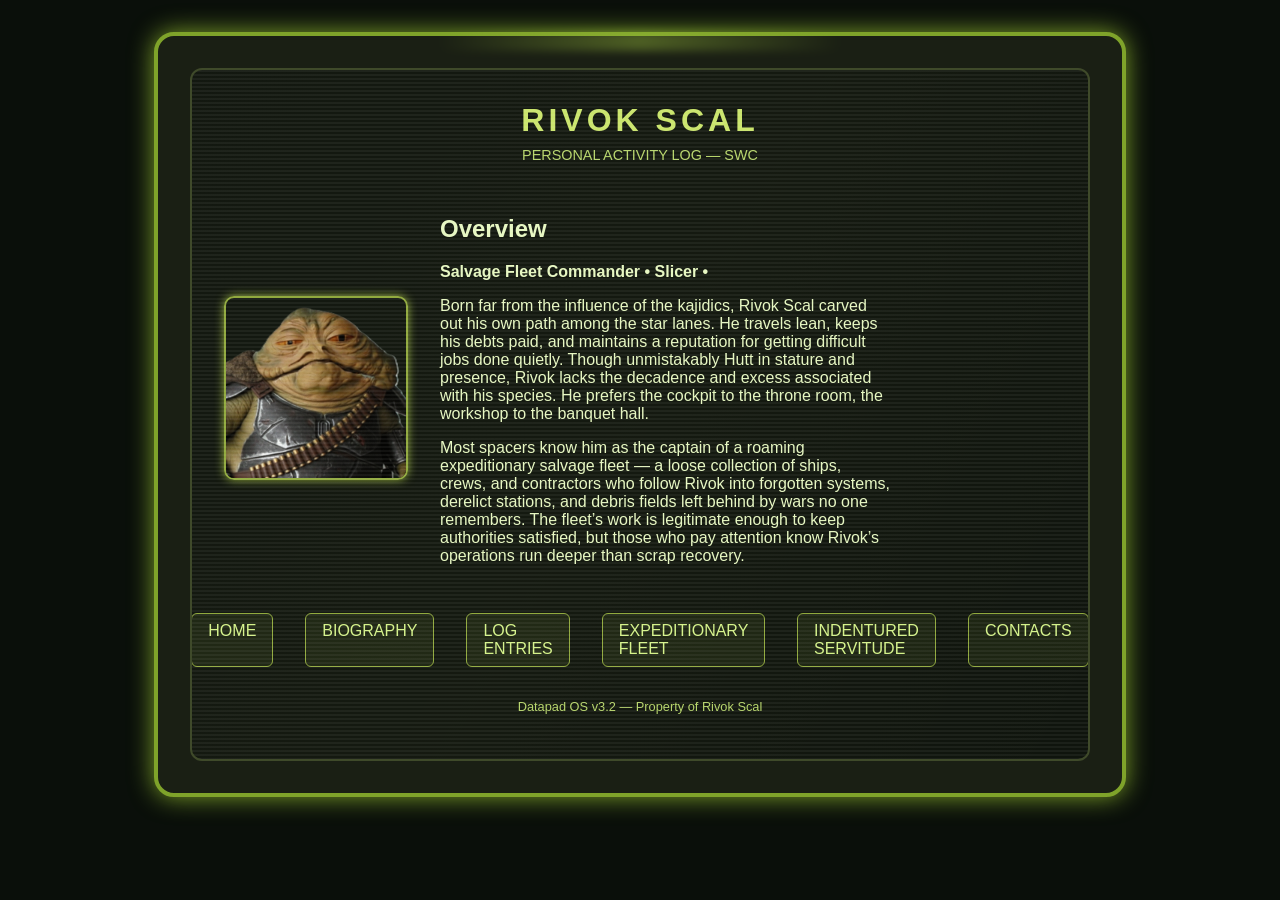
<file: index.html>
<!DOCTYPE html>
<html lang="en">
<head>
    <meta charset="UTF-8">
    <title>Rivok Scal — Datapad Log</title>
    <link rel="stylesheet" href="style.css">
</head>

<body>
    <div class="datapad-frame">
        <div class="screen">

            <header>
                <h1>RIVOK SCAL</h1>
                <p class="subtitle">PERSONAL ACTIVITY LOG — SWC</p>
            </header>

            <section class="hero">
                <img src="img/avatar.png" alt="Character Portrait">
                <div class="bio">
                    <h2>Overview</h2>
                    <p>
                        <b>Salvage Fleet Commander • Slicer • </b></p>

                        Born far from the influence of the kajidics, Rivok Scal carved out his own path among the star lanes. He travels lean, keeps his debts paid, and maintains a reputation for getting difficult jobs done quietly. Though unmistakably Hutt in stature and presence, Rivok lacks the decadence and excess associated with his species. He prefers the cockpit to the throne room, the workshop to the banquet hall.</p>

                        Most spacers know him as the captain of a roaming expeditionary salvage fleet — a loose collection of ships, crews, and contractors who follow Rivok into forgotten systems, derelict stations, and debris fields left behind by wars no one remembers. The fleet’s work is legitimate enough to keep authorities satisfied, but those who pay attention know Rivok’s operations run deeper than scrap recovery.                
                    </p>
                </div>
            </section>

            <nav class="main-nav">
            <a href="index.html">HOME</a>
            <a href="biography.html">BIOGRAPHY</a>
            <a href="logs.html">LOG ENTRIES</a>
            <a href="ships.html">EXPEDITIONARY FLEET</a>
            <a href="indentured.html">INDENTURED SERVITUDE</a>
            <a href="contacts.html">CONTACTS</a>
           
             </nav>

            <footer>
                <p>Datapad OS v3.2 — Property of Rivok Scal</p>
            </footer>

        </div>
    </div>
</body>
</html>
</file>
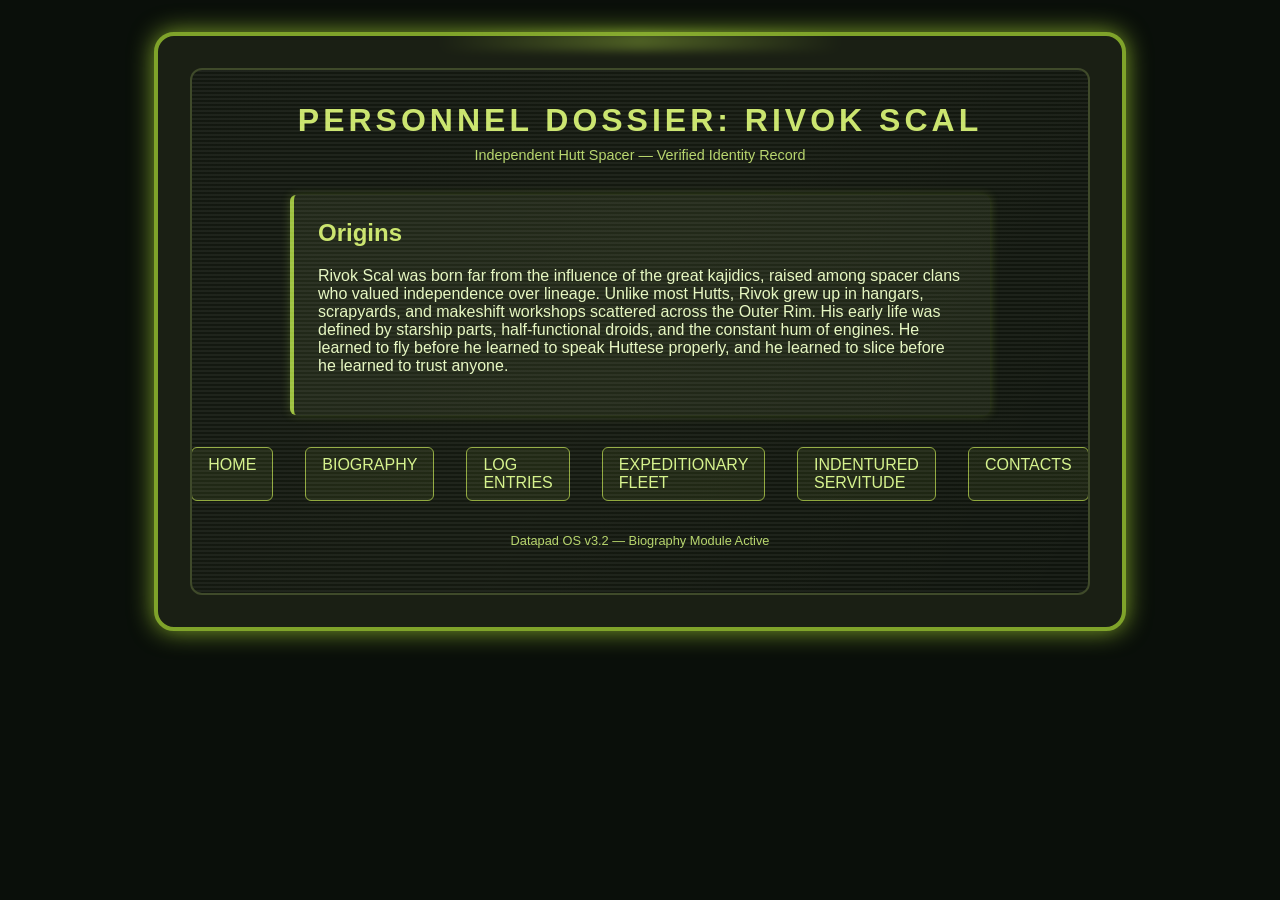
<file: biography.html>
<!DOCTYPE html>
<html lang="en">
<head>
    <meta charset="UTF-8">
    <title>Biography — Rivok Scal</title>
    <link rel="stylesheet" href="style.css">
</head>

<body>
<div class="datapad-frame">
<div class="screen">

<header>
    <h1>PERSONNEL DOSSIER: RIVOK SCAL</h1>
    <p class="subtitle">Independent Hutt Spacer — Verified Identity Record</p>
</header>

<section class="log-list">

<article class="log-entry">
<h2>Origins</h2>
<p>
Rivok Scal was born far from the influence of the great kajidics, raised among spacer clans who valued independence over lineage. Unlike most Hutts, Rivok grew up in hangars, scrapyards, and makeshift workshops scattered across the Outer Rim. His early life was defined by starship parts, half‑functional droids, and the constant hum of engines. He learned to fly before he learned to speak Huttese properly, and he learned to slice before he learned to trust anyone.
</p>
</article>


</section>
<nav class="main-nav">
            <a href="index.html">HOME</a>
            <a href="biography.html">BIOGRAPHY</a>
            <a href="logs.html">LOG ENTRIES</a>
            <a href="ships.html">EXPEDITIONARY FLEET</a>
            <a href="indentured.html">INDENTURED SERVITUDE</a>
            <a href="contacts.html">CONTACTS</a>
            
        </nav>

<footer>
    <p>Datapad OS v3.2 — Biography Module Active</p>
</footer>

</div>
</div>
</body>
</html>
</file>
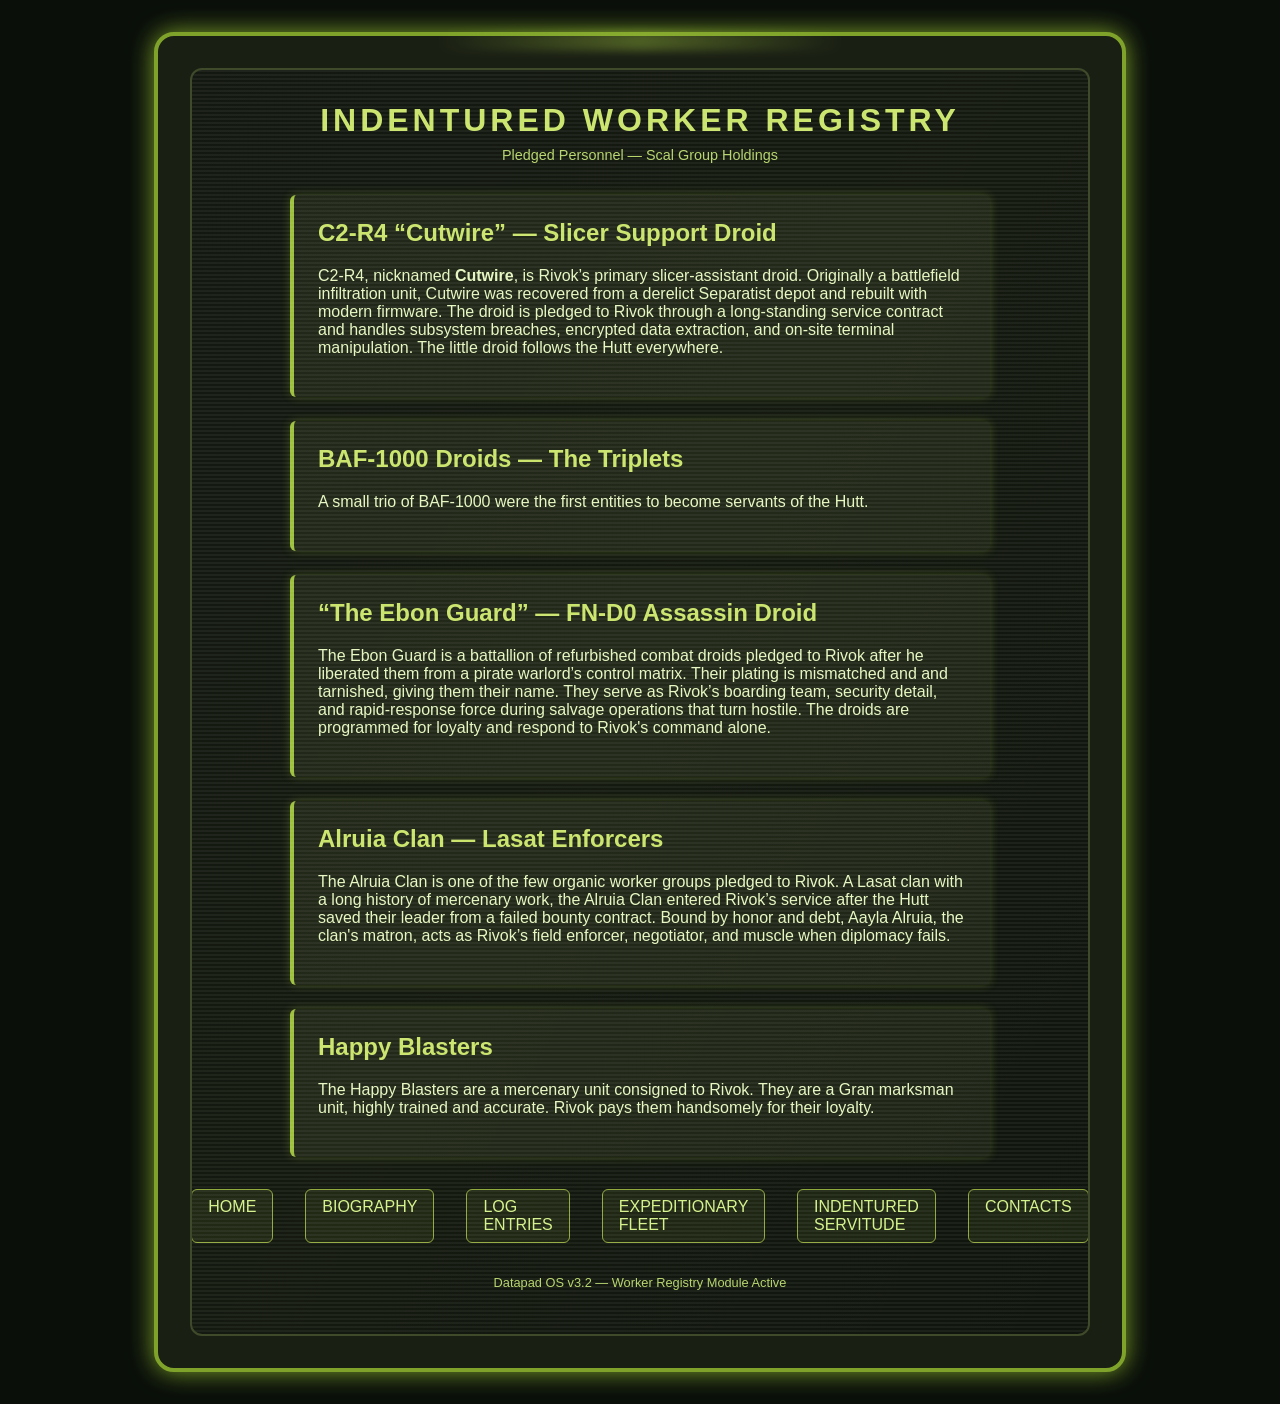
<file: indentured.html>
<!DOCTYPE html>
<html lang="en">
<head>
    <meta charset="UTF-8">
    <title>Indentured Workers — Scal Group</title>
    <link rel="stylesheet" href="style.css">
</head>

<body>
<div class="datapad-frame">
<div class="screen">

<header>
    <h1>INDENTURED WORKER REGISTRY</h1>
    <p class="subtitle">Pledged Personnel — Scal Group Holdings</p>
</header>

<section class="log-list">

<!-- WORKER 1 -->
<article class="log-entry">
<h2>C2-R4 “Cutwire” — Slicer Support Droid</h2>
<p>
C2-R4, nicknamed <strong>Cutwire</strong>, is Rivok’s primary slicer‑assistant droid. Originally a battlefield infiltration unit, Cutwire was recovered from a derelict Separatist depot and rebuilt with modern firmware. The droid is pledged to Rivok through a long‑standing service contract and handles subsystem breaches, encrypted data extraction, and on‑site terminal manipulation. The little droid follows the Hutt everywhere.
</p>
</article>

<!-- WORKER 2 -->
<article class="log-entry">
<h2>BAF-1000 Droids — The Triplets</h2>
<p>
A small trio of BAF-1000 were the first entities to become servants of the Hutt.
</p>
</article>

<!-- WORKER 3 -->
<article class="log-entry">
<h2>“The Ebon Guard” — FN-D0 Assassin Droid</h2>
<p>
The Ebon Guard is a battallion of refurbished combat droids pledged to Rivok after he liberated them from a pirate warlord’s control matrix. Their plating is mismatched and and tarnished, giving them their name. They serve as Rivok’s boarding team, security detail, and rapid‑response force during salvage operations that turn hostile. The droids are programmed for loyalty and respond to Rivok's command alone.
</p>
</article>

<!-- WORKER 4 -->
<article class="log-entry">
<h2>Alruia Clan — Lasat Enforcers</h2>
<p>
The Alruia Clan is one of the few organic worker groups pledged to Rivok. A Lasat clan with a long history of mercenary work, the Alruia Clan entered Rivok’s service after the Hutt saved their leader from a failed bounty contract. Bound by honor and debt, Aayla Alruia, the clan's matron, acts as Rivok’s field enforcer, negotiator, and muscle when diplomacy fails.
</p>
</article>

<!-- WORKER 5 -->
<article class="log-entry">
<h2>Happy Blasters</h2>
<p>
The Happy Blasters are a mercenary unit consigned to Rivok. They are a Gran marksman unit, highly trained and accurate. Rivok pays them handsomely for their loyalty.</p>
</article>

</section>
<nav class="main-nav">
            <a href="index.html">HOME</a>
            <a href="biography.html">BIOGRAPHY</a>
            <a href="logs.html">LOG ENTRIES</a>
            <a href="ships.html">EXPEDITIONARY FLEET</a>
            <a href="indentured.html">INDENTURED SERVITUDE</a>
            <a href="contacts.html">CONTACTS</a>
            
        </nav>

<footer>
    <p>Datapad OS v3.2 — Worker Registry Module Active</p>
</footer>

</div>
</div>
</body>
</html>
</file>
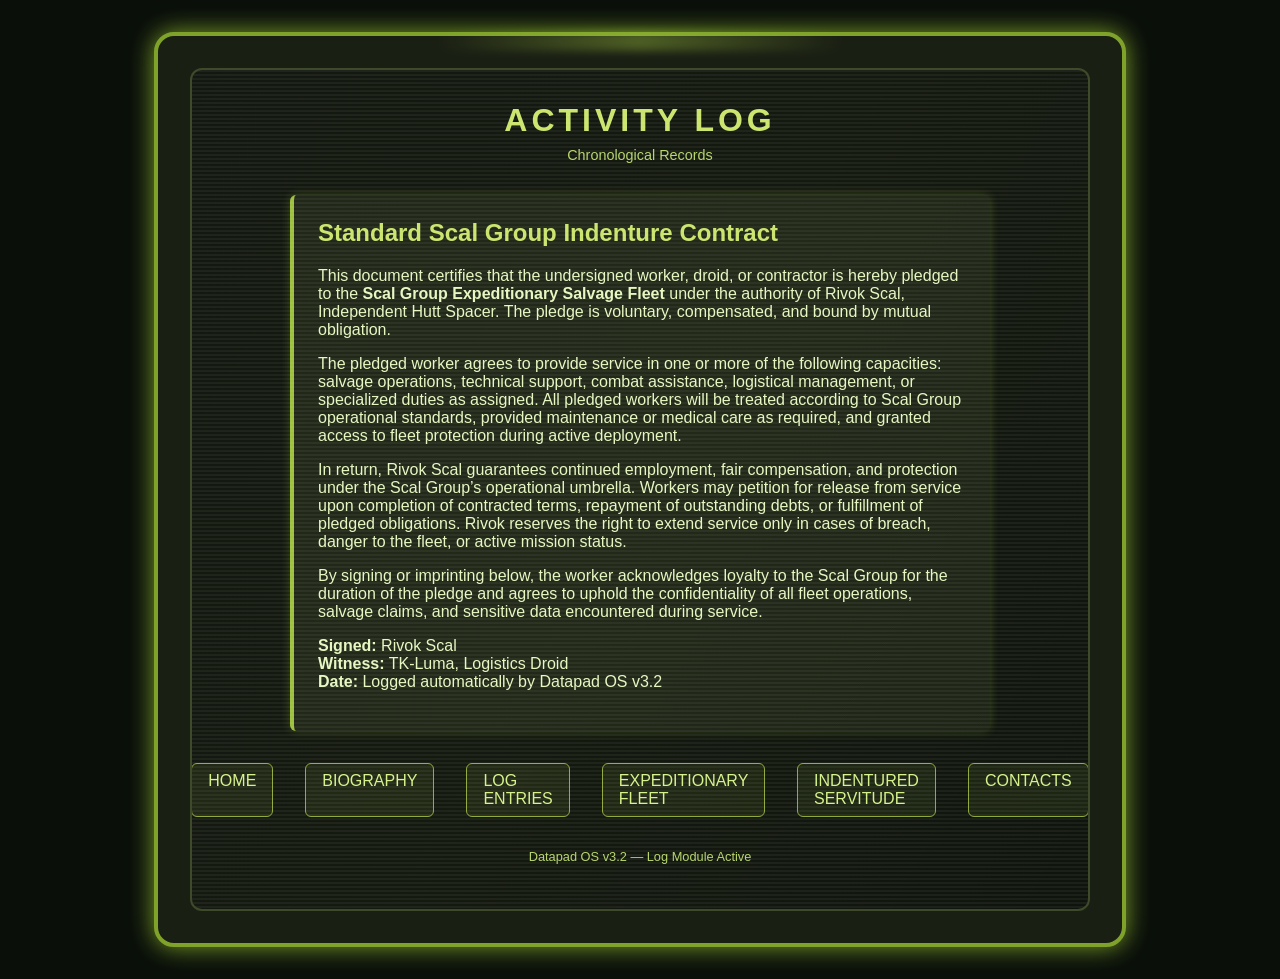
<file: logs.html>
<!DOCTYPE html>
<html lang="en">
<head>
    <meta charset="UTF-8">
    <title>Activity Log — Rivok Scalt</title>
    <link rel="stylesheet" href="style.css">
</head>

<body>
    <div class="datapad-frame">
        <div class="screen">

            <header>
                <h1>ACTIVITY LOG</h1>
                <p class="subtitle">Chronological Records</p>
            </header>

            <section class="log-list">

             <article class="log-entry">
                <h2>Standard Scal Group Indenture Contract</h2>

                <p>
                This document certifies that the undersigned worker, droid, or contractor is hereby pledged to the <strong>Scal Group Expeditionary Salvage Fleet</strong> under the authority of Rivok Scal, Independent Hutt Spacer. The pledge is voluntary, compensated, and bound by mutual obligation.
                </p>

                <p>
                The pledged worker agrees to provide service in one or more of the following capacities: salvage operations, technical support, combat assistance, logistical management, or specialized duties as assigned. All pledged workers will be treated according to Scal Group operational standards, provided maintenance or medical care as required, and granted access to fleet protection during active deployment.
                </p>

                <p>
                In return, Rivok Scal guarantees continued employment, fair compensation, and protection under the Scal Group’s operational umbrella. Workers may petition for release from service upon completion of contracted terms, repayment of outstanding debts, or fulfillment of pledged obligations. Rivok reserves the right to extend service only in cases of breach, danger to the fleet, or active mission status.
                </p>

                <p>
                By signing or imprinting below, the worker acknowledges loyalty to the Scal Group for the duration of the pledge and agrees to uphold the confidentiality of all fleet operations, salvage claims, and sensitive data encountered during service.
                </p>

                <p>
                <strong>Signed:</strong> Rivok Scal  
                <br>
                <strong>Witness:</strong> TK‑Luma, Logistics Droid  
                <br>
                <strong>Date:</strong> Logged automatically by Datapad OS v3.2
                </p>
                </article>


            </section>
            <nav class="main-nav">
            <a href="index.html">HOME</a>
            <a href="biography.html">BIOGRAPHY</a>
            <a href="logs.html">LOG ENTRIES</a>
            <a href="ships.html">EXPEDITIONARY FLEET</a>
            <a href="indentured.html">INDENTURED SERVITUDE</a>
            <a href="contacts.html">CONTACTS</a>
            
        </nav>

            <footer>
                <p>Datapad OS v3.2 — Log Module Active</p>
            </footer>

        </div>
    </div>
</body>
</html>
</file>
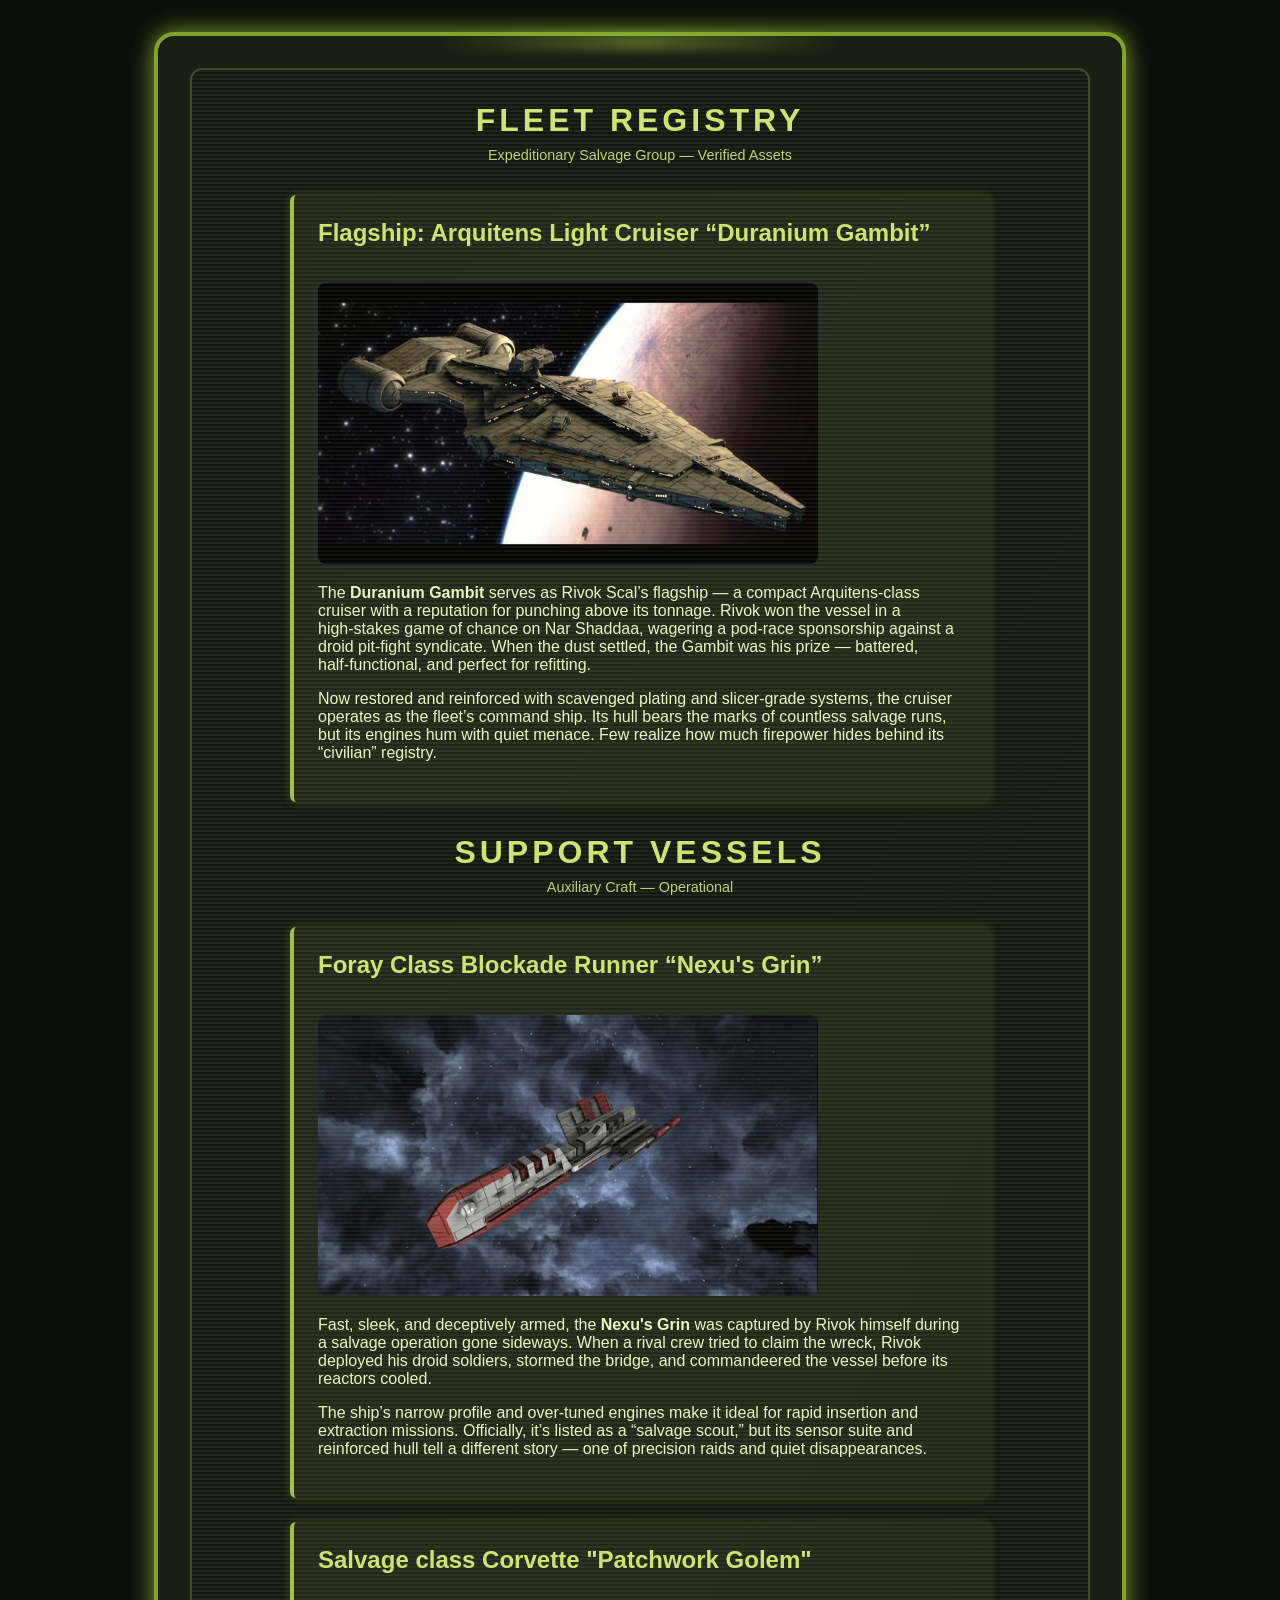
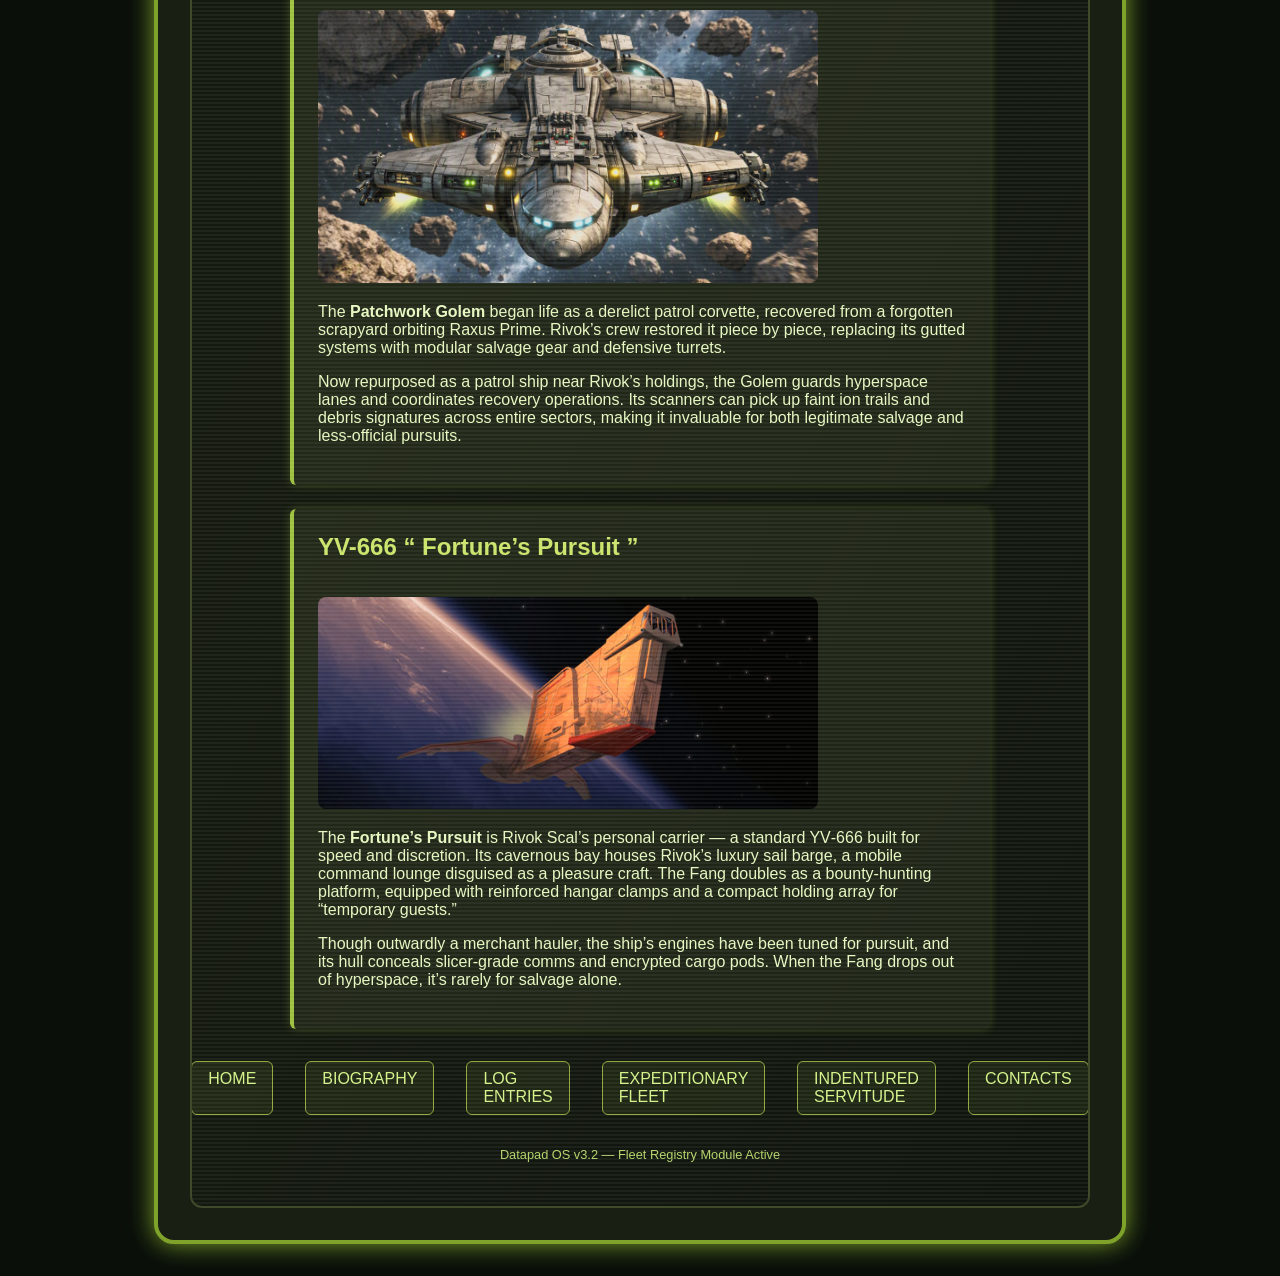
<file: ships.html>
<!DOCTYPE html>
<html lang="en">
<head>
    <meta charset="UTF-8">
    <title>Fleet Registry — Rivok Scal</title>
    <link rel="stylesheet" href="style.css">
</head>

<body>
    <div class="datapad-frame">
        <div class="screen">

            <header>
                <h1>FLEET REGISTRY</h1>
                <p class="subtitle">Expeditionary Salvage Group — Verified Assets</p>
            </header>

            <!-- FLAGSHIP SECTION -->
            <section class="log-list">
                <article class="log-entry">
                    <h2>Flagship: <span style="color:#c9e46b;">Arquitens Light Cruiser  “Duranium Gambit”</span></h2>

                    <img src="img/arquitens.jpg" alt="Flagship Image" style="width:100%;max-width:500px;border-radius:8px;margin-top:1rem;">
                    <p>
                    The <strong>Duranium Gambit</strong> serves as Rivok Scal’s flagship — a compact Arquitens‑class cruiser with a reputation for punching above its tonnage. Rivok won the vessel in a high‑stakes game of chance on Nar Shaddaa, wagering a pod‑race sponsorship against a droid pit‑fight syndicate. When the dust settled, the Gambit was his prize — battered, half‑functional, and perfect for refitting. 
                    </p>
                    <p>
                    Now restored and reinforced with scavenged plating and slicer‑grade systems, the cruiser operates as the fleet’s command ship. Its hull bears the marks of countless salvage runs, but its engines hum with quiet menace. Few realize how much firepower hides behind its “civilian” registry.
                    </p>

                </article>
            </section>

            <!-- SUPPORT SHIPS -->
            <header>
                <h1>SUPPORT VESSELS</h1>
                <p class="subtitle">Auxiliary Craft — Operational</p>
            </header>

            <section class="log-list">

                <!-- SHIP 1 -->
                <article class="log-entry">
                    <h2>Foray Class Blockade Runner “Nexu's Grin”</h2>

                    <img src="img/foray.jpg" alt="YT-2400" style="width:100%;max-width:500px;border-radius:8px;margin-top:1rem;">

                    <p>
                    Fast, sleek, and deceptively armed, the <strong>Nexu's Grin</strong> was captured by Rivok himself during a salvage operation gone sideways. When a rival crew tried to claim the wreck, Rivok deployed his droid soldiers, stormed the bridge, and commandeered the vessel before its reactors cooled. 
                    </p>
                    <p>
                    The ship’s narrow profile and over‑tuned engines make it ideal for rapid insertion and extraction missions. Officially, it’s listed as a “salvage scout,” but its sensor suite and reinforced hull tell a different story — one of precision raids and quiet disappearances.
                    </p>

                </article>

                <!-- SHIP 2 -->
                <article class="log-entry">
                    <h2>Salvage class Corvette "Patchwork Golem"</h2>

                    <img src="img/salvagevette.png" alt="GR-75" style="width:100%;max-width:500px;border-radius:8px;margin-top:1rem;">

                    <p>
                    The <strong>Patchwork Golem</strong> began life as a derelict patrol corvette, recovered from a forgotten scrapyard orbiting Raxus Prime. Rivok’s crew restored it piece by piece, replacing its gutted systems with modular salvage gear and defensive turrets. 
                    </p>
                    <p>
                    Now repurposed as a patrol ship near Rivok’s holdings, the Golem guards hyperspace lanes and coordinates recovery operations. Its scanners can pick up faint ion trails and debris signatures across entire sectors, making it invaluable for both legitimate salvage and less‑official pursuits.
                    </p>

                    </p>
                </article>

                <!-- SHIP 3 -->
                <article class="log-entry">
                    <h2>YV-666 “ Fortune’s Pursuit ”</h2>

                    <img src="img/YV.jpg" alt="Gozanti" style="width:100%;max-width:500px;border-radius:8px;margin-top:1rem;">

                    <p>
                    The <strong> Fortune’s Pursuit </strong> is Rivok Scal’s personal carrier — a standard YV‑666 built for speed and discretion. Its cavernous bay houses Rivok’s luxury sail barge, a mobile command lounge disguised as a pleasure craft. The Fang doubles as a bounty‑hunting platform, equipped with reinforced hangar clamps and a compact holding array for “temporary guests.”
                    </p>
                    <p>
                    Though outwardly a merchant hauler, the ship’s engines have been tuned for pursuit, and its hull conceals slicer‑grade comms and encrypted cargo pods. When the Fang drops out of hyperspace, it’s rarely for salvage alone.
                    </p>

                    </p>
                </article>

            </section>
            <nav class="main-nav">
            <a href="index.html">HOME</a>
            <a href="biography.html">BIOGRAPHY</a>
            <a href="logs.html">LOG ENTRIES</a>
            <a href="ships.html">EXPEDITIONARY FLEET</a>
            <a href="indentured.html">INDENTURED SERVITUDE</a>
            <a href="contacts.html">CONTACTS</a>
            
        </nav>

            <footer>
                <p>Datapad OS v3.2 — Fleet Registry Module Active</p>
            </footer>

        </div>
    </div>
</body>
</html>
</file>
<file: style.css>
/* Base */
body {
    margin: 0;
    padding: 0;
    background: #0a0f0a; /* dark swampy green */
    font-family: "Orbitron", Arial, sans-serif;
    color: #e6f7c2; /* pale yellow-green */
}

/* Datapad Frame */
.datapad-frame {
    width: 90%;
    max-width: 900px;
    margin: 2rem auto;
    padding: 2rem;
    background: #1a1f14; /* muddy green-brown */
    border: 4px solid #7fa32a; /* Hutt gold-green */
    border-radius: 20px;
    box-shadow: 0 0 25px #7fa32a;
    position: relative;
}

/* Slime drips on frame */
.datapad-frame::after {
    content: "";
    position: absolute;
    top: -5px;
    left: 20%;
    width: 60%;
    height: 20px;
    background: radial-gradient(circle, #9bbf3c 0%, transparent 70%);
    filter: blur(4px);
    opacity: 0.4;
}

/* Screen Area */
.screen {
    background: #0f140d; /* deep swamp green */
    border: 2px solid #3f4a2a;
    border-radius: 12px;
    padding: 2rem;
    position: relative;
    overflow: hidden;
}

/* Scanlines */
.screen::before {
    content: "";
    position: absolute;
    top: 0;
    left: 0;
    width: 100%;
    height: 100%;
    background: repeating-linear-gradient(
        to bottom,
        rgba(255,255,255,0.05),
        rgba(255,255,255,0.05) 2px,
        transparent 2px,
        transparent 4px
    );
    pointer-events: none;
}

/* Slimy sheen overlay */
.screen::after {
    content: "";
    position: absolute;
    top: 0;
    left: 0;
    width: 100%;
    height: 100%;
    background: linear-gradient(
        120deg,
        rgba(255,255,200,0.05),
        rgba(255,255,150,0.08),
        rgba(0,0,0,0)
    );
    opacity: 0.3;
    pointer-events: none;
}

/* Header */
header {
    text-align: center;
    margin-bottom: 2rem;
}

h1 {
    margin: 0;
    font-size: 2rem;
    letter-spacing: 4px;
    color: #c9e46b; /* Hutt gold */
}

.subtitle {
    margin-top: 0.5rem;
    color: #b5d46a;
    font-size: 0.9rem;
}

/* Hero Section */
.hero {
    display: flex;
    gap: 2rem;
    align-items: center;
    margin-bottom: 2rem;
}

.hero img {
    width: 180px;
    border-radius: 10px;
    border: 2px solid #8fa83c;
    box-shadow: 0 0 10px #8fa83c;
}

/* Bio */
.bio {
    max-width: 450px;
    color: #e6f7c2;
}

/* Navigation */
.main-nav {
    display: flex;
    justify-content: center;
    gap: 2rem;
    margin: 2rem 0;
}

.main-nav a {
    color: #d4f28a;
    text-decoration: none;
    font-size: 1rem;
    padding: 0.5rem 1rem;
    border: 1px solid #8fa83c;
    border-radius: 6px;
    background: rgba(80, 100, 40, 0.2);
    transition: 0.2s;
}

.main-nav a:hover {
    background: #b5d46a;
    color: #1a1f14;
}

/* Log Entries */
.log-list {
    margin: 2rem auto;
    max-width: 700px;
}

.log-entry {
    background: #1d2416; /* murky green */
    padding: 1.5rem;
    margin-bottom: 1.5rem;
    border-left: 4px solid #9bbf3c; /* slime green */
    border-radius: 6px;
    box-shadow: 0 0 10px #7fa32a55;
}

.log-entry h2 {
    margin-top: 0;
    color: #c9e46b;
}

/* Footer */
footer {
    text-align: center;
    margin-top: 2rem;
    color: #b5d46a;
    font-size: 0.8rem;
}
</file>
